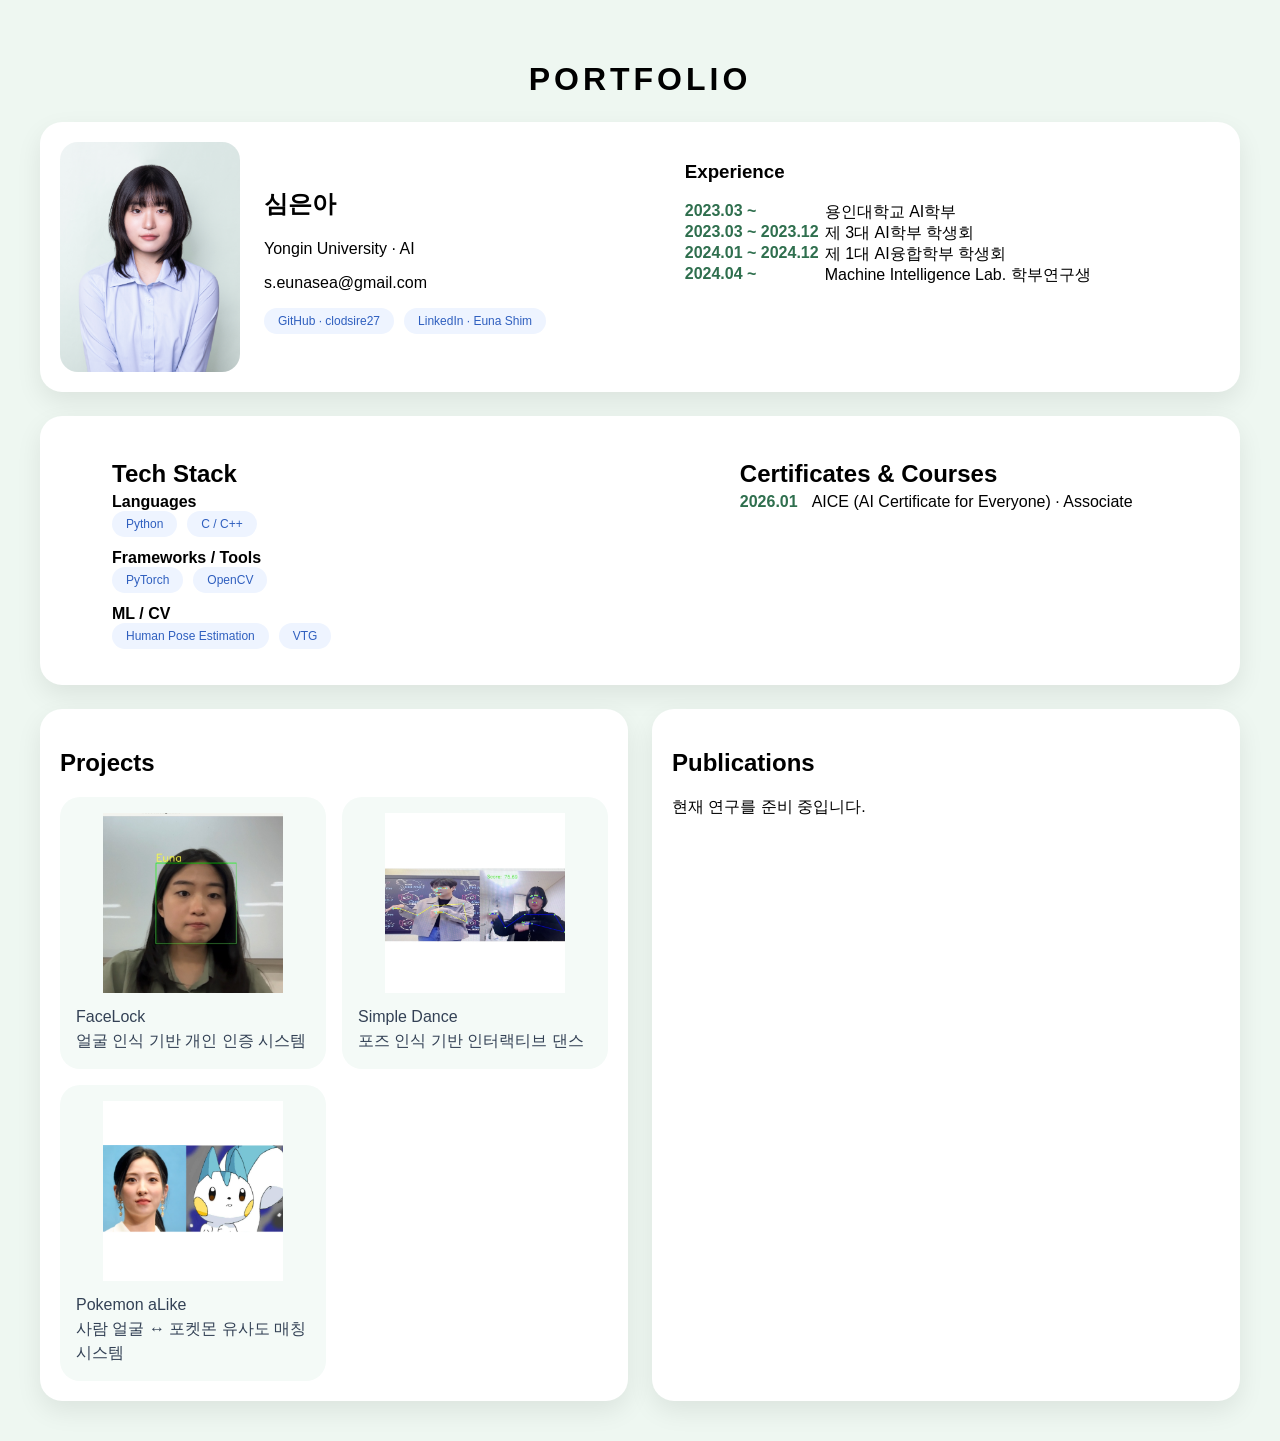
<file: index.html>
<!DOCTYPE html>
<html lang="ko">
  <head>
    <meta charset="UTF-8" />
    <meta name="viewport" content="width=device-width, initial-scale=1.0" />
  
    <style>
      html {
        background: #eef7f1;
      }

      body {
        opacity: 0;
        transition: opacity 0.15s ease;
      }

      body.loaded {
        opacity: 1;
      }

    </style>
    <script>
      window.addEventListener("load", () => {
        document.body.classList.add("loaded");
      });
    </script>
    
  
    <title>Portfolio</title>
    <link rel="stylesheet" href="style.css" />
  </head>

<body>

<h1 class="main-title">PORTFOLIO</h1>

<div class="page-container">

  <!-- PROFILE + EXPERIENCE -->
  <section class="card top-grid">
    <div class="top-profile">
      <img src="images/은아.jpg" class="profile-img" />
      <div>
        <h2>심은아</h2>
        <p>Yongin University · AI</p>
        <p>s.eunasea@gmail.com</p>
        <div class="pill-list">
          <a href="https://github.com/clodsire27" class="pill" target="_blank">GitHub · clodsire27</a>
          <a href="https://www.linkedin.com/" class="pill" target="_blank">LinkedIn · Euna Shim</a>
        </div>
      </div>
    </div>

    <div>
      <h3>Experience</h3>
      <ul class="timeline">
        <li><span class="date">2023.03 ~</span><span>용인대학교 AI학부</span></li>
        <li><span class="date">2023.03 ~ 2023.12</span><span>제 3대 AI학부 학생회</span></li>
        <li><span class="date">2024.01 ~ 2024.12</span><span>제 1대 AI융합학부 학생회</span></li>
        <li><span class="date">2024.04 ~</span><span>Machine Intelligence Lab. 학부연구생</span></li>
      </ul>
    </div>
  </section>

  <!-- TECH STACK -->
  <section class="section tech-grid">
    <div>
      <h2>Tech Stack</h2>
      <strong>Languages</strong>
      <div class="pill-list">
        <span class="pill">Python</span>
        <span class="pill">C / C++</span>
      </div>

      <strong>Frameworks / Tools</strong>
      <div class="pill-list">
        <span class="pill">PyTorch</span>
        <span class="pill">OpenCV</span>
      </div>

      <strong>ML / CV</strong>
      <div class="pill-list">
        <span class="pill">Human Pose Estimation</span>
        <span class="pill">VTG</span>
      </div>
    </div>

    <div>
      <h2>Certificates & Courses</h2>
      <ul class="timeline cert-timeline">
        <li>
          <span class="date">2026.01</span>
          <span>AICE (AI Certificate for Everyone) · Associate</span>
        </li>
      </ul>
    </div>
    
    
  </section>

  <!-- PROJECTS -->
  <section class="grid-2col">
    <div class="section">
      <h2>Projects</h2>

      <div class="project-list">

        <!-- FaceLock -->
        <div class="project-card"
          data-title="FaceLock"
          data-subtitle="얼굴 인식 기반 개인 인증 시스템"
          data-period="2025.05 ~ 2025.05"
          data-img="images/face.jpg"
          data-keywords="Face Recognition · OpenCV · Security"
          data-stack="Python|OpenCV|Numpy"
          data-desc="FaceLock은 실시간 얼굴 인식을 기반으로 인증된 사용자만 화면 정보를 확인할 수 있도록 제어하는 보안 시스템입니다.

          기본 상태에서는 탐지된 모든 얼굴을 모자이크 처리하여 비인증 사용자의 신원을 보호하며,
          비밀번호 인증에 성공한 사용자에 한해 모자이크가 해제됩니다.
          
          사전에 등록된 사용자는 얼굴 특징 벡터를 기반으로 인식되며,
          화면에 등장 시 ID가 아닌 ‘이름’으로 라벨이 표시됩니다.
          
          "
          data-features="얼굴 등록 및 특징 벡터 저장|실시간 얼굴 인식|사용자 인증 제어"
          data-github="https://github.com/clodsire27/face-lock"
          data-link="facelock.html">

          <div class="project-box"><img src="images/face.jpg"></div>
          <p class="project-title">FaceLock</p>
          <p class="project-desc">얼굴 인식 기반 개인 인증 시스템</p>
        </div>

        <!-- Simple Dance -->
        <div class="project-card"
          data-title="Simple Dance"
          data-subtitle="포즈 인식 기반 인터랙티브 댄스"
          data-period="2024.11 ~ 2024.11"
          data-img="images/dance.jpg"
          data-keywords="Pose Estimation · OpenCV · Feedback"
          data-stack="Python|OpenCV|Numpy"
          data-desc="사용자의 전신 포즈를 실시간으로 인식하여 기준 동작과의 유사도를 계산하고 시각적 피드백을 제공하는 프로젝트입니다."
          data-features="실시간 포즈 인식|동작 유사도 계산|점수 기반 피드백"
          data-github="https://github.com/clodsire27/simple-dance"
          data-link="simple_dance.html">

          <div class="project-box"><img src="images/dance.jpg"></div>
          <p class="project-title">Simple Dance</p>
          <p class="project-desc">포즈 인식 기반 인터랙티브 댄스</p>
        </div>

        <!-- Pokemon aLike -->
        <div class="project-card"
        data-title="Pokemon aLike"
        data-subtitle="사람 얼굴 ↔ 포켓몬 유사도 매칭 시스템"
        data-period="2025.02 ~ 2025.02"
        data-img="images/pokemon.png"
        data-keywords="Face Analysis · CLIP · Similarity Search"
        data-stack="Python|OpenCV|PyTorch|CLIP"
        data-desc="Pokemon aLike는 사용자의 얼굴 이미지를 입력으로 받아,
        얼굴의 구조적 특징과 시각적 스타일을 분석한 뒤
        가장 닮은 포켓몬을 찾아주는 유사도 매칭 시스템입니다.

        포켓몬을 사람 얼굴로 직접 변환하는 생성 기반 접근과
        얼굴 랜드마크 규칙 매핑을 시도했으나 구조적 한계로 실패하였고,
        최종적으로 CLIP 임베딩 기반 거리 비교 방식을 채택하여
        안정적이고 확장 가능한 매칭 구조를 구현하였습니다."
        data-features="얼굴 검출 및 정렬|포켓몬 CLIP 임베딩 인덱스 구축|Top-N 유사도 매칭|실패 기반 설계 개선"
        data-github="https://github.com/clodsire27/pokemon-lookalike"
        data-link="pokemon_alike.html">

        <div class="project-box">
          <img src="images/pokemon.png">
        </div>
        <p class="project-title">Pokemon aLike</p>
        <p class="project-desc">사람 얼굴 ↔ 포켓몬 유사도 매칭 시스템</p>
        </div>


      </div>
    </div>

    <div class="section">
      <h2>Publications</h2>
      <p class="empty">현재 연구를 준비 중입니다.</p>
    </div>
  </section>
</div>

<!-- MODAL -->
<div class="modal-overlay" id="projectModal">
  <div class="modal-card clean">
    <button class="modal-close">×</button>

    <div class="modal-hero">
      <img id="modalHeroImg">
    </div>

    <div class="modal-content">
      <h2 id="modalTitle"></h2>
      <p class="modal-sub" id="modalSubtitle"></p>

      <div class="modal-meta">
        <div>
          <span class="label">기간</span>
          <strong id="modalPeriod"></strong>
        </div>
        <div>
          <span class="label">키워드</span>
          <span id="modalKeywords"></span>
        </div>
      </div>

      <section>
        <h4>기술 스택</h4>
        <div class="pill-list" id="modalStack"></div>
      </section>

      <section>
        <h4>프로젝트 설명</h4>
        <p id="modalDescription"></p>
      </section>

      <section>
        <h4>주요 기능</h4>
        <ul id="modalFeatures"></ul>
      </section>

      <div class="modal-links">
        <a id="modalGithub" target="_blank">GitHub Repository</a>
        <a id="modalLink" href="javascript:void(0)">과정 자세히 보기 →</a>
      </div>
    </div>
  </div>
</div>

<script src="modal.js"></script>
</body>
</html>
</file>
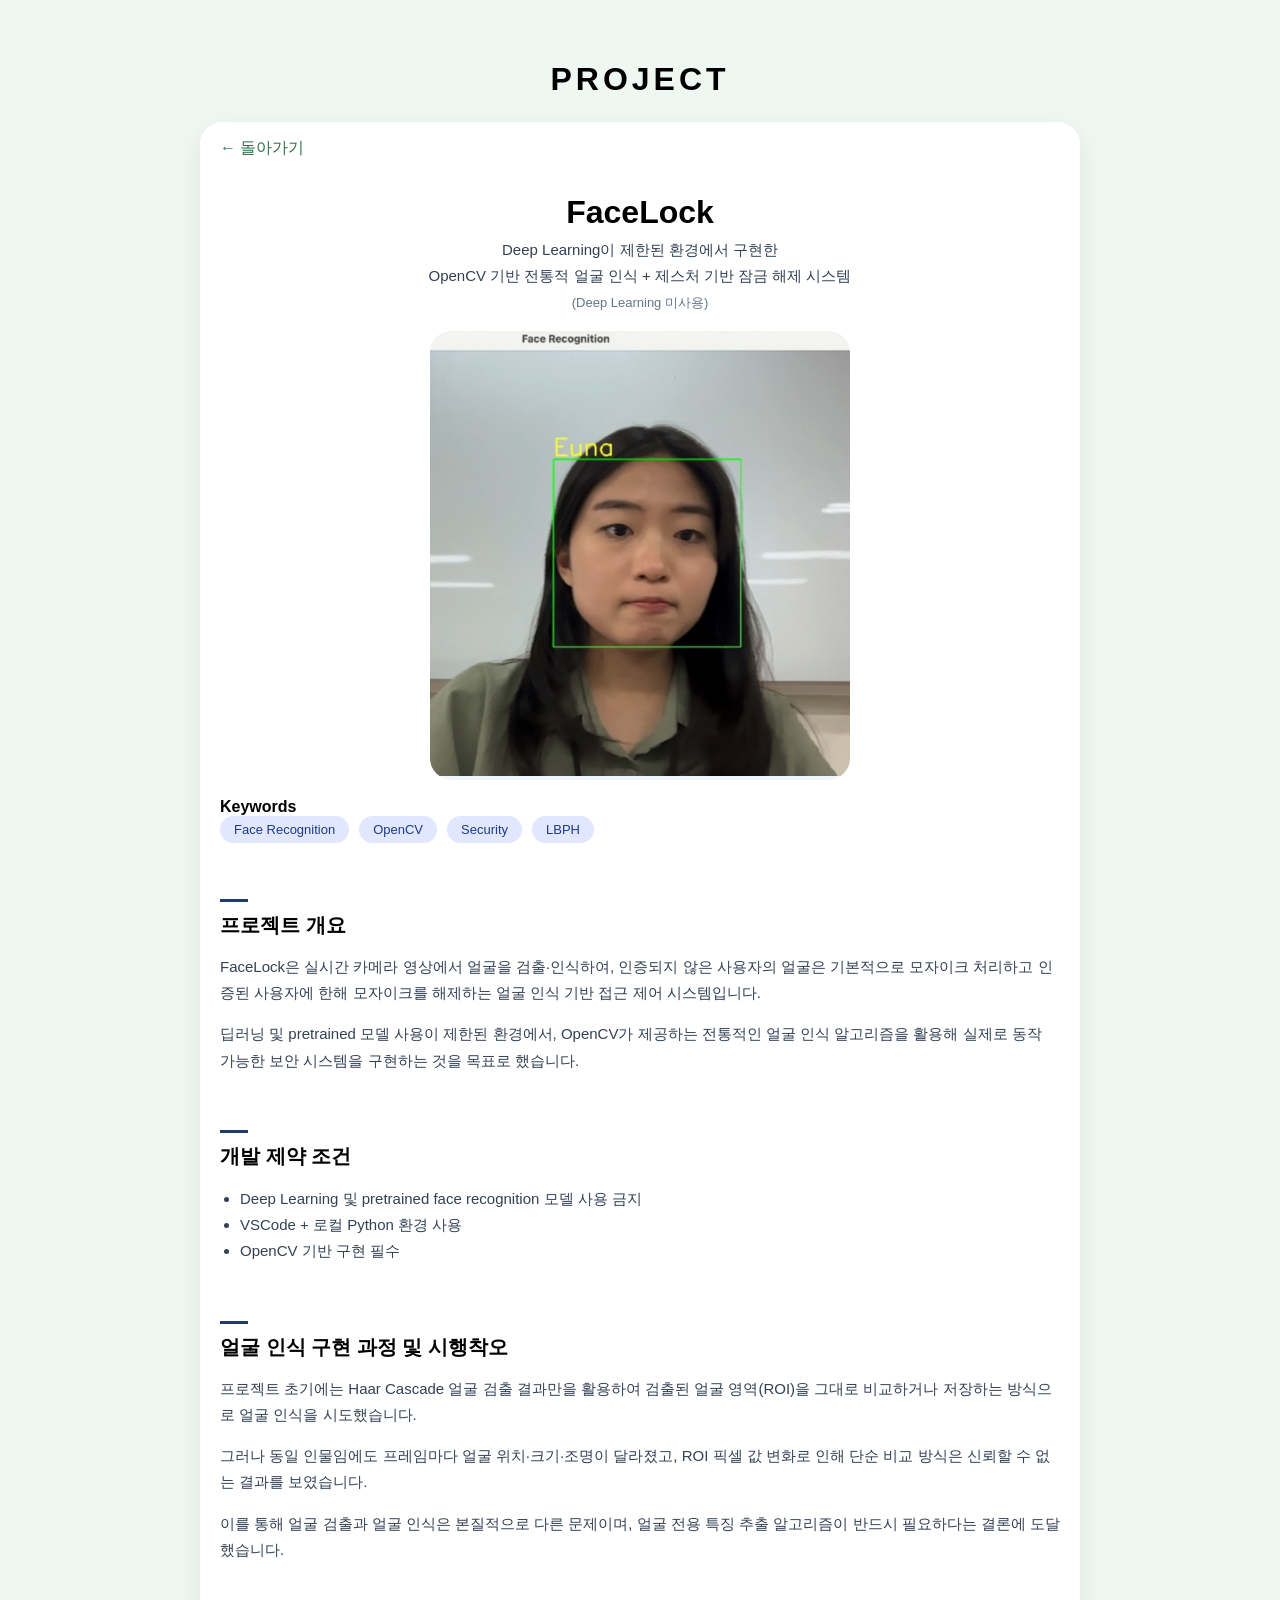
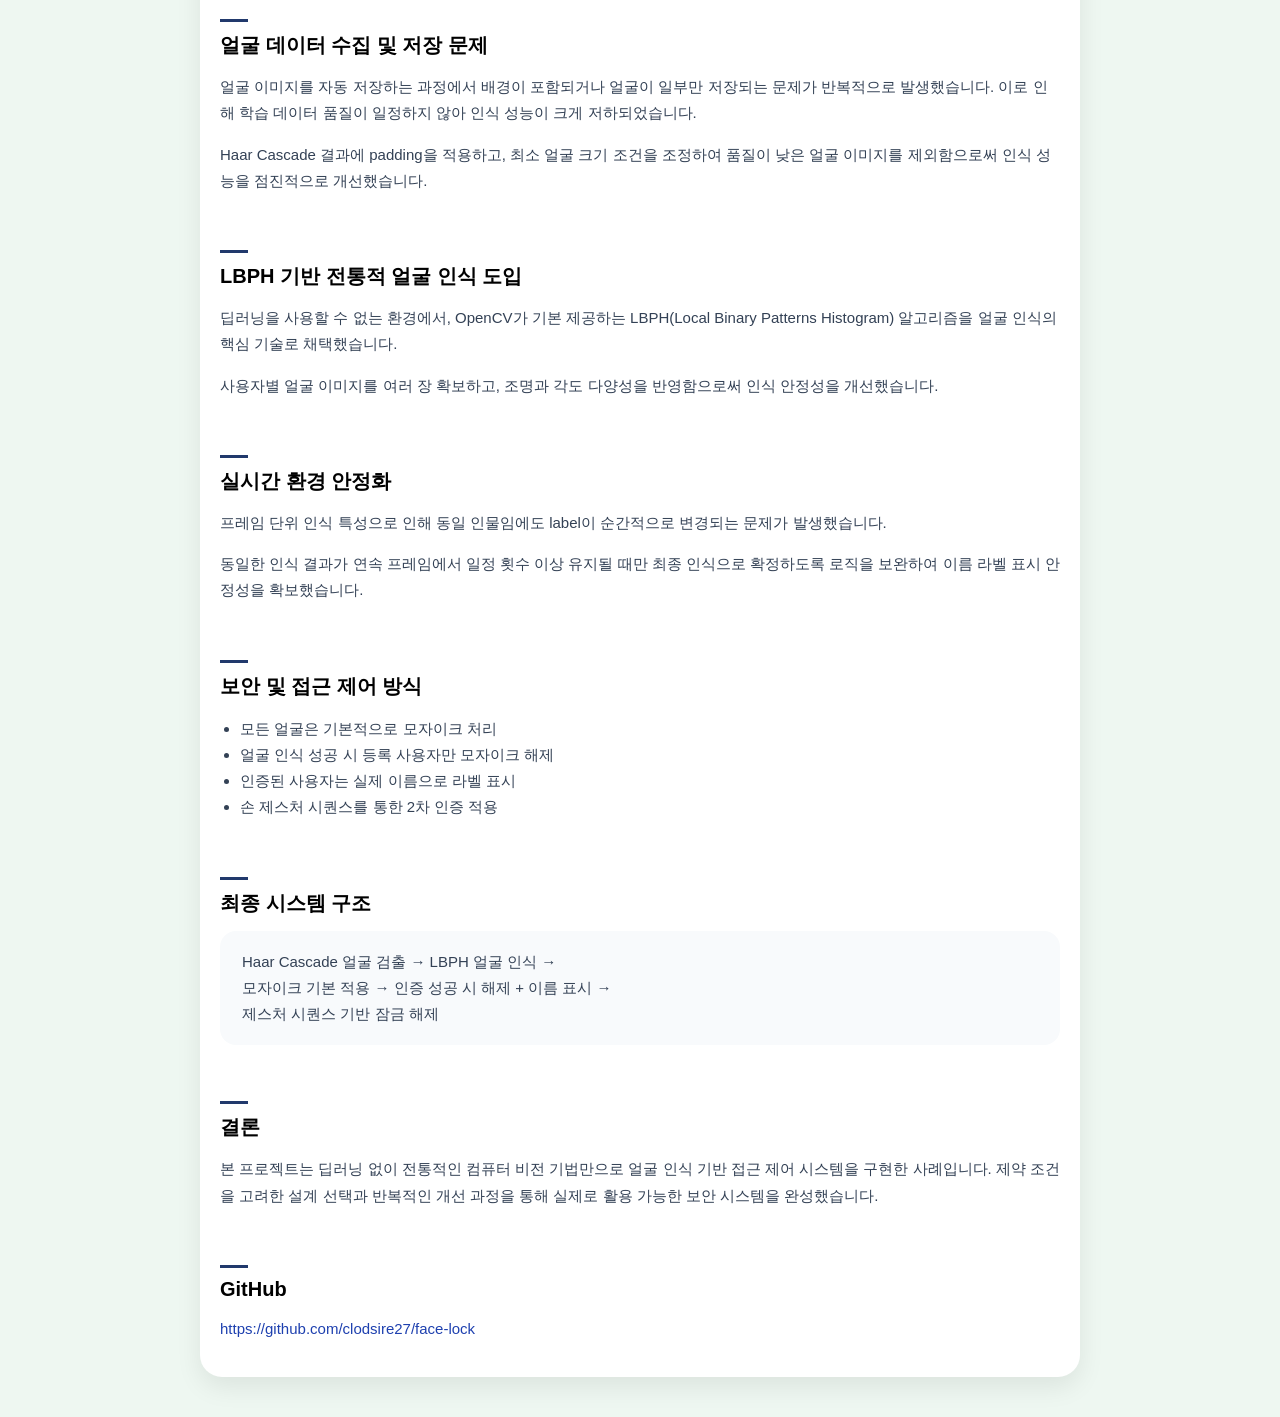
<file: facelock.html>
<!DOCTYPE html>
<html lang="ko">
  <head>
    <meta charset="UTF-8" />
    <meta name="viewport" content="width=device-width, initial-scale=1.0" />
  
    <!-- ✅ FOUC 방지 -->
    <style>
      body { visibility: hidden; }
    </style>
  
    <title>FaceLock</title>
    <link rel="stylesheet" href="style.css" />
  </head>
  
<body>

  <h1 class="main-title">PROJECT</h1>

  <section class="section project-detail">

    <!-- 뒤로가기 -->
    <a href="index.html" class="back-link">← 돌아가기</a>

    <!-- ===== HERO ===== -->
    <div class="project-hero">
      <div class="project-hero-text">
        <h2>FaceLock</h2>
        <p class="project-sub">
          Deep Learning이 제한된 환경에서 구현한<br />
          OpenCV 기반 전통적 얼굴 인식 + 제스처 기반 잠금 해제 시스템<br />
          <span>(Deep Learning 미사용)</span>
        </p>
      </div>

      <div class="project-hero-image">
        <img src="images/face.jpg" alt="FaceLock Demo" />
      </div>
    </div>

    <!-- ===== META ===== -->
    <div class="project-meta">
      <strong>Keywords</strong>
      <div class="keyword-tags">
        <span>Face Recognition</span>
        <span>OpenCV</span>
        <span>Security</span>
        <span>LBPH</span>
      </div>
    </div>

    <!-- ===== OVERVIEW ===== -->
    <h3>프로젝트 개요</h3>
    <p>
      FaceLock은 실시간 카메라 영상에서 얼굴을 검출·인식하여,
      인증되지 않은 사용자의 얼굴은 기본적으로 모자이크 처리하고
      인증된 사용자에 한해 모자이크를 해제하는
      얼굴 인식 기반 접근 제어 시스템입니다.
    </p>
    <p>
      딥러닝 및 pretrained 모델 사용이 제한된 환경에서,
      OpenCV가 제공하는 전통적인 얼굴 인식 알고리즘을 활용해
      실제로 동작 가능한 보안 시스템을 구현하는 것을 목표로 했습니다.
    </p>

    <!-- ===== CONSTRAINT ===== -->
    <h3>개발 제약 조건</h3>
    <ul>
      <li>Deep Learning 및 pretrained face recognition 모델 사용 금지</li>
      <li>VSCode + 로컬 Python 환경 사용</li>
      <li>OpenCV 기반 구현 필수</li>
    </ul>

    <!-- ===== PROCESS ===== -->
    <h3>얼굴 인식 구현 과정 및 시행착오</h3>
    <p>
      프로젝트 초기에는 Haar Cascade 얼굴 검출 결과만을 활용하여
      검출된 얼굴 영역(ROI)을 그대로 비교하거나 저장하는 방식으로
      얼굴 인식을 시도했습니다.
    </p>
    <p>
      그러나 동일 인물임에도 프레임마다 얼굴 위치·크기·조명이 달라졌고,
      ROI 픽셀 값 변화로 인해 단순 비교 방식은
      신뢰할 수 없는 결과를 보였습니다.
    </p>
    <p>
      이를 통해 얼굴 검출과 얼굴 인식은 본질적으로 다른 문제이며,
      얼굴 전용 특징 추출 알고리즘이 반드시 필요하다는 결론에 도달했습니다.
    </p>

    <h3>얼굴 데이터 수집 및 저장 문제</h3>
    <p>
      얼굴 이미지를 자동 저장하는 과정에서
      배경이 포함되거나 얼굴이 일부만 저장되는 문제가 반복적으로 발생했습니다.
      이로 인해 학습 데이터 품질이 일정하지 않아 인식 성능이 크게 저하되었습니다.
    </p>
    <p>
      Haar Cascade 결과에 padding을 적용하고,
      최소 얼굴 크기 조건을 조정하여
      품질이 낮은 얼굴 이미지를 제외함으로써
      인식 성능을 점진적으로 개선했습니다.
    </p>

    <h3>LBPH 기반 전통적 얼굴 인식 도입</h3>
    <p>
      딥러닝을 사용할 수 없는 환경에서,
      OpenCV가 기본 제공하는
      LBPH(Local Binary Patterns Histogram) 알고리즘을
      얼굴 인식의 핵심 기술로 채택했습니다.
    </p>
    <p>
      사용자별 얼굴 이미지를 여러 장 확보하고,
      조명과 각도 다양성을 반영함으로써
      인식 안정성을 개선했습니다.
    </p>

    <h3>실시간 환경 안정화</h3>
    <p>
      프레임 단위 인식 특성으로 인해
      동일 인물임에도 label이 순간적으로 변경되는 문제가 발생했습니다.
    </p>
    <p>
      동일한 인식 결과가 연속 프레임에서
      일정 횟수 이상 유지될 때만
      최종 인식으로 확정하도록 로직을 보완하여
      이름 라벨 표시 안정성을 확보했습니다.
    </p>

    <!-- ===== SECURITY ===== -->
    <h3>보안 및 접근 제어 방식</h3>
    <ul>
      <li>모든 얼굴은 기본적으로 모자이크 처리</li>
      <li>얼굴 인식 성공 시 등록 사용자만 모자이크 해제</li>
      <li>인증된 사용자는 실제 이름으로 라벨 표시</li>
      <li>손 제스처 시퀀스를 통한 2차 인증 적용</li>
    </ul>

    <h3>최종 시스템 구조</h3>
    <p class="pipeline">
      Haar Cascade 얼굴 검출 → LBPH 얼굴 인식 →<br />
      모자이크 기본 적용 → 인증 성공 시 해제 + 이름 표시 →<br />
      제스처 시퀀스 기반 잠금 해제
    </p>

    <h3>결론</h3>
    <p>
      본 프로젝트는 딥러닝 없이 전통적인 컴퓨터 비전 기법만으로
      얼굴 인식 기반 접근 제어 시스템을 구현한 사례입니다.
      제약 조건을 고려한 설계 선택과
      반복적인 개선 과정을 통해
      실제로 활용 가능한 보안 시스템을 완성했습니다.
    </p>

    <h3>GitHub</h3>
    <p>
      <a href="https://github.com/clodsire27/face-lock" target="_blank">
        https://github.com/clodsire27/face-lock
      </a>
    </p>

  </section>

</body>
</html>
</file>
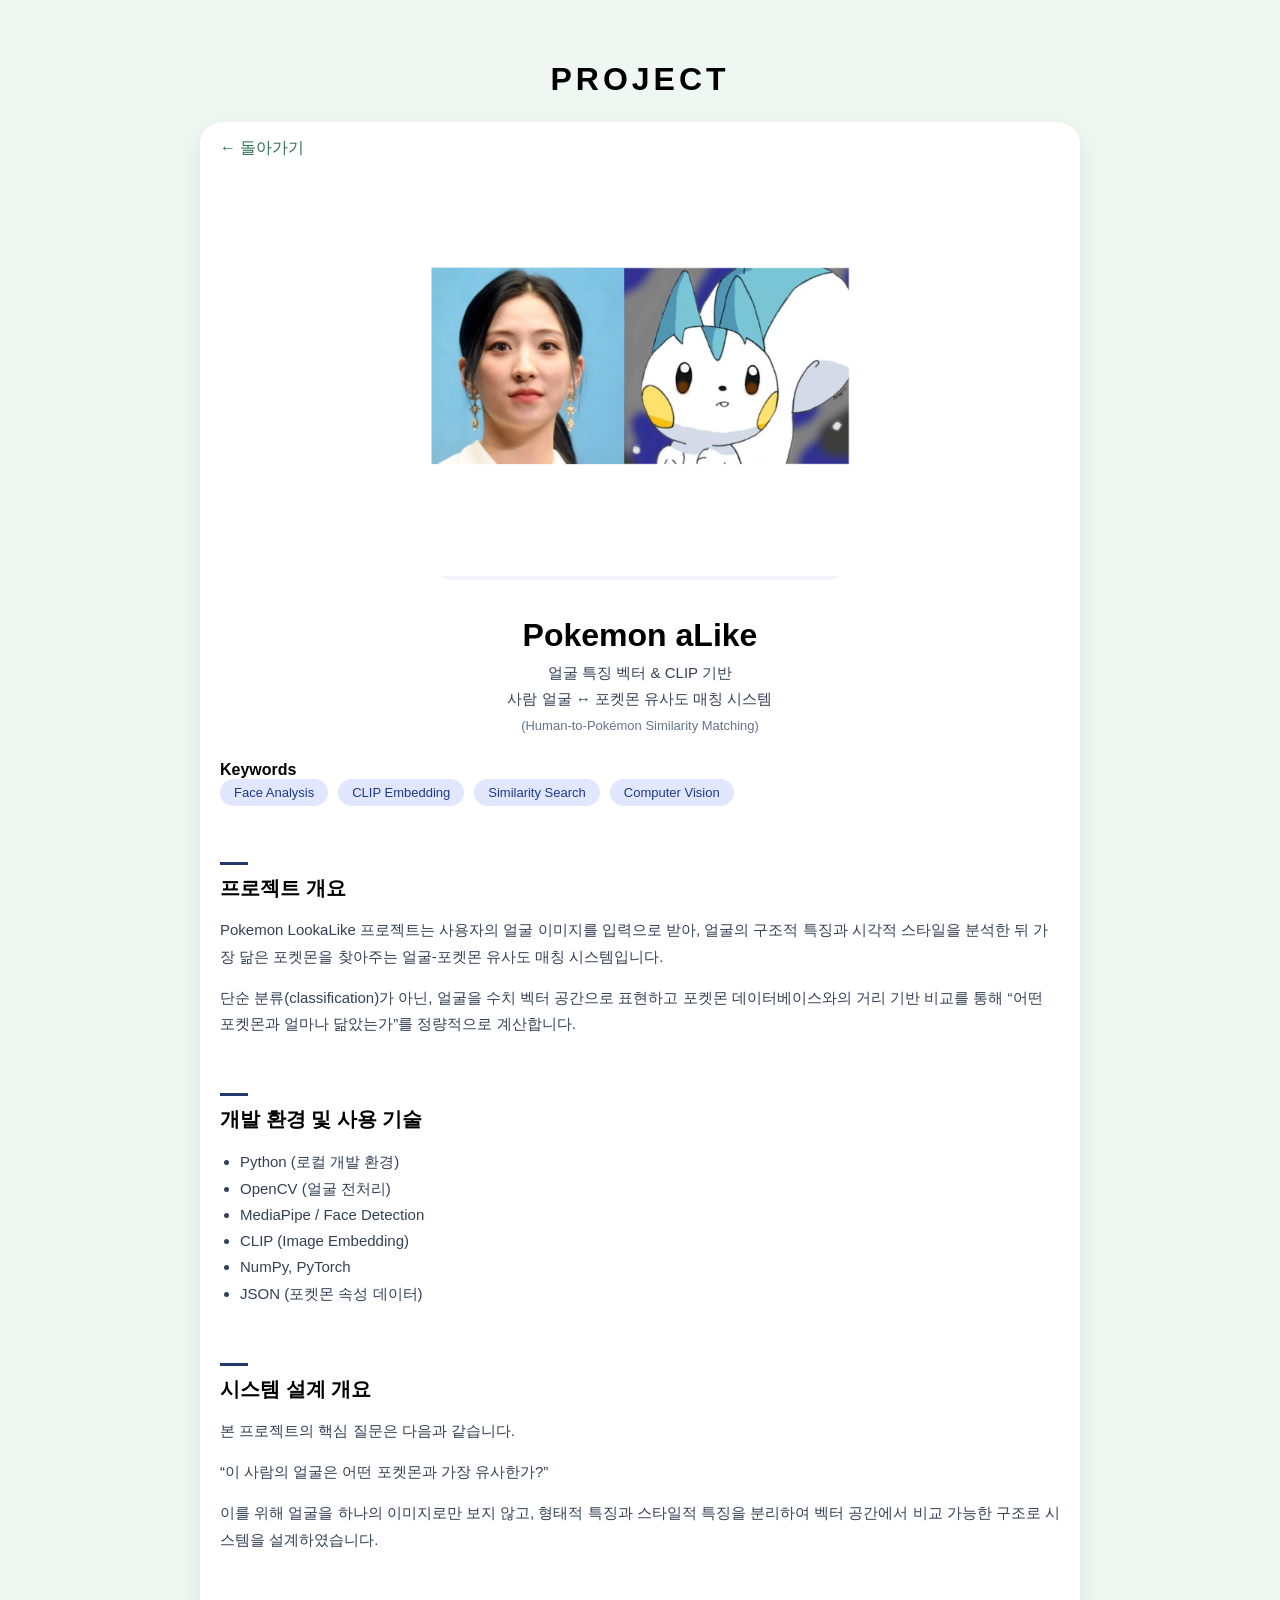
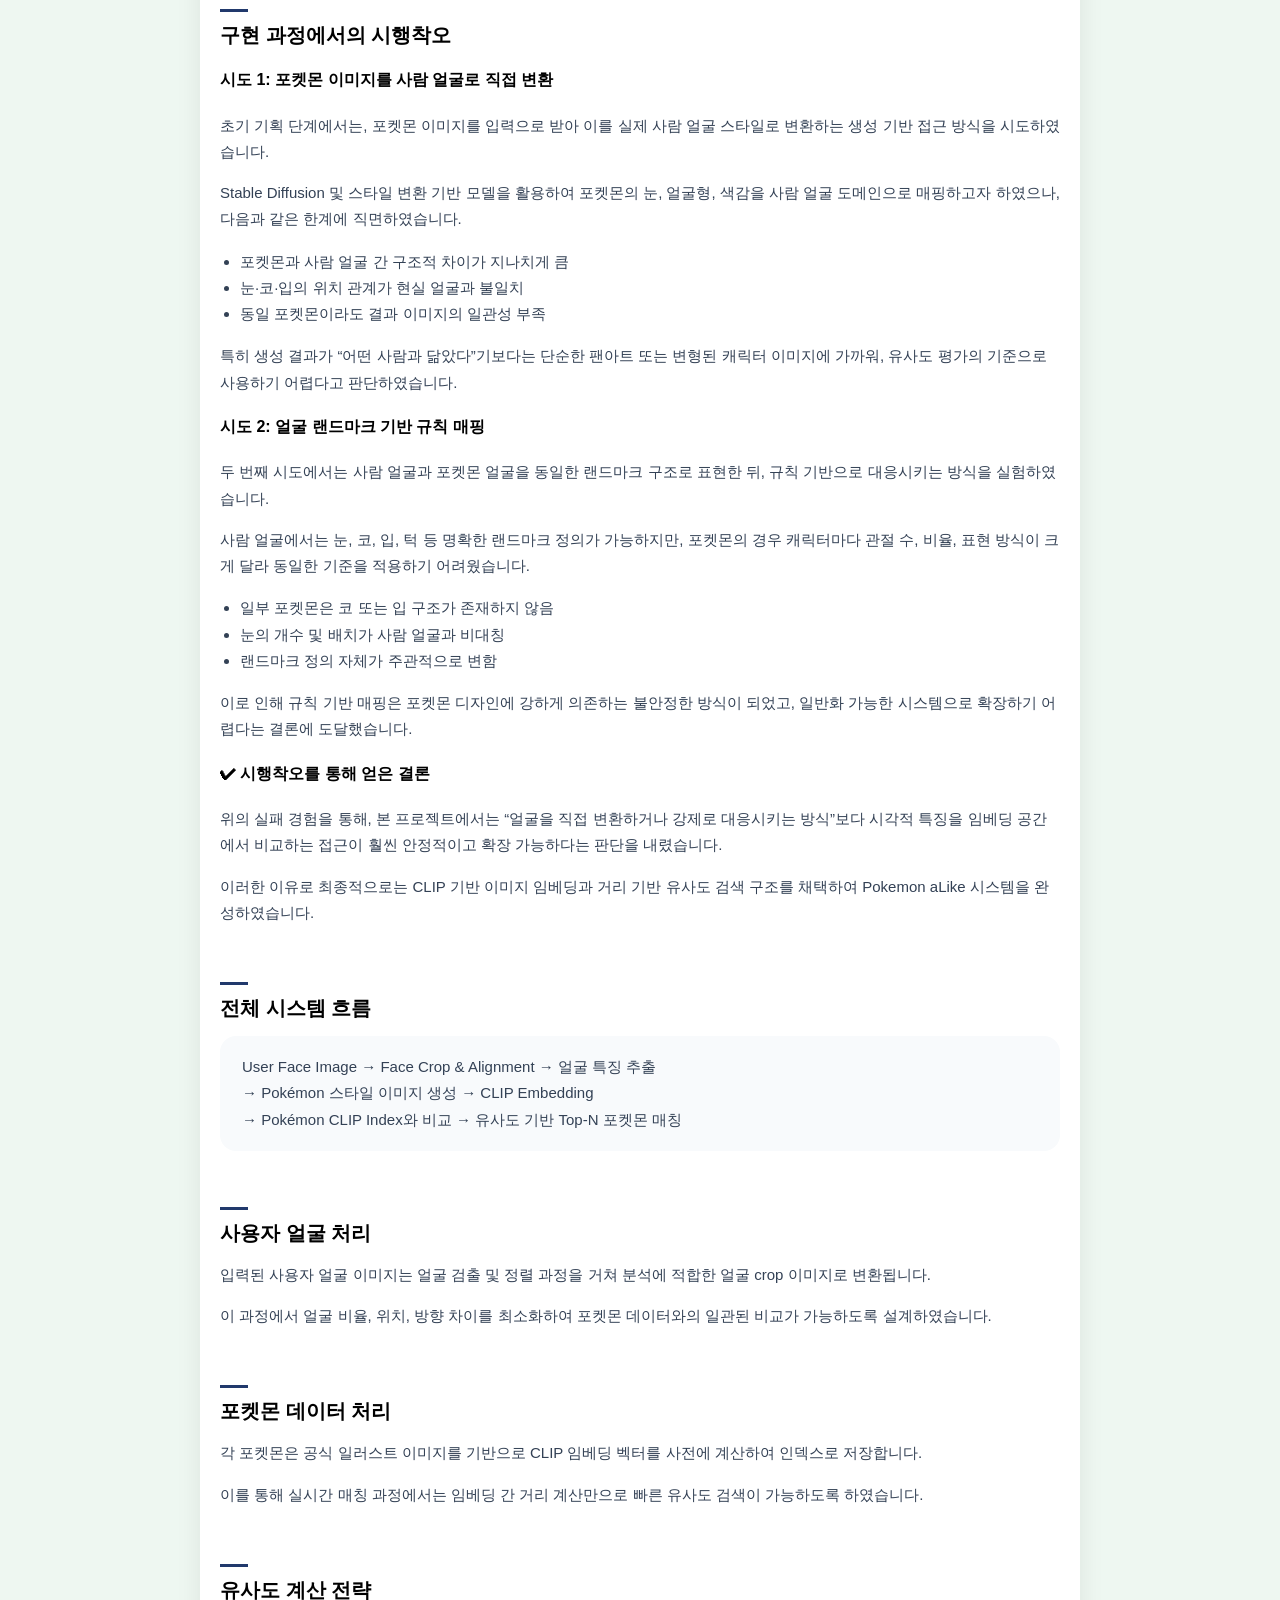
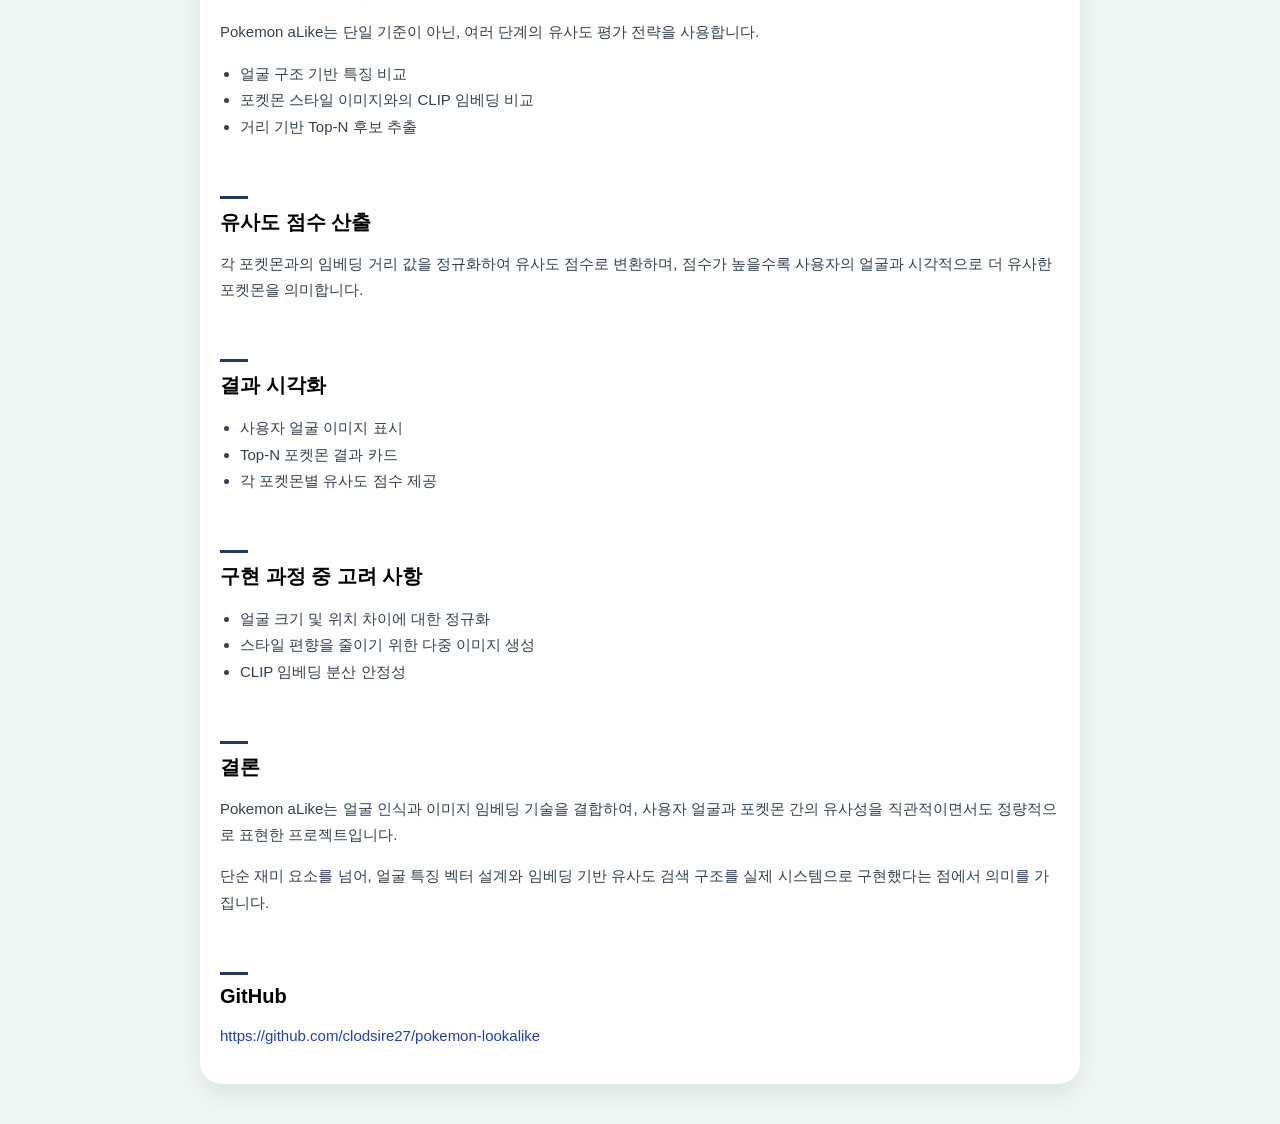
<file: pokemon_alike.html>
<!DOCTYPE html>
<html lang="ko">
  <head>
    <meta charset="UTF-8" />
    <meta name="viewport" content="width=device-width, initial-scale=1.0" />

    <!-- FOUC 방지 -->
    <style>
      body { visibility: hidden; }
    </style>

    <title>Pokemon aLike</title>
    <link rel="stylesheet" href="style.css" />
  </head>

<body>

  <h1 class="main-title">PROJECT</h1>

  <section class="section project-detail">

    <!-- 뒤로가기 -->
    <a href="index.html" class="back-link">← 돌아가기</a>

    <!-- ===== HERO ===== -->
    <div class="project-hero">

      <!-- 이미지 -->
      <div class="project-hero-image">
        <img src="images/pokemon.png" alt="Pokemon LookaLike Demo" />
      </div>

      <!-- 텍스트 -->
      <div class="project-hero-text">
        <h2>Pokemon aLike</h2>
        <p class="project-sub">
          얼굴 특징 벡터 & CLIP 기반<br />
          사람 얼굴 ↔ 포켓몬 유사도 매칭 시스템<br />
          <span>(Human-to-Pokémon Similarity Matching)</span>
        </p>
      </div>
    </div>

    <!-- ===== META ===== -->
    <div class="project-meta">
      <strong>Keywords</strong>
      <div class="keyword-tags">
        <span>Face Analysis</span>
        <span>CLIP Embedding</span>
        <span>Similarity Search</span>
        <span>Computer Vision</span>
      </div>
    </div>

    <!-- ===== OVERVIEW ===== -->
    <h3>프로젝트 개요</h3>
    <p>
      Pokemon LookaLike 프로젝트는 사용자의 얼굴 이미지를 입력으로 받아,
      얼굴의 구조적 특징과 시각적 스타일을 분석한 뒤
      가장 닮은 포켓몬을 찾아주는 얼굴-포켓몬 유사도 매칭 시스템입니다.
    </p>
    <p>
      단순 분류(classification)가 아닌,
      얼굴을 수치 벡터 공간으로 표현하고
      포켓몬 데이터베이스와의 거리 기반 비교를 통해
      “어떤 포켓몬과 얼마나 닮았는가”를 정량적으로 계산합니다.
    </p>

    <!-- ===== ENV ===== -->
    <h3>개발 환경 및 사용 기술</h3>
    <ul>
      <li>Python (로컬 개발 환경)</li>
      <li>OpenCV (얼굴 전처리)</li>
      <li>MediaPipe / Face Detection</li>
      <li>CLIP (Image Embedding)</li>
      <li>NumPy, PyTorch</li>
      <li>JSON (포켓몬 속성 데이터)</li>
    </ul>

    <!-- ===== SYSTEM DESIGN ===== -->
    <h3>시스템 설계 개요</h3>
    <p>
      본 프로젝트의 핵심 질문은 다음과 같습니다.
    </p>
    <p>
      “이 사람의 얼굴은 어떤 포켓몬과 가장 유사한가?”
    </p>
    <p>
      이를 위해 얼굴을 하나의 이미지로만 보지 않고,
      형태적 특징과 스타일적 특징을 분리하여
      벡터 공간에서 비교 가능한 구조로 시스템을 설계하였습니다.
    </p>

      <!-- ===== FAILURE ===== -->
  <h3>구현 과정에서의 시행착오</h3>

  <h4>시도 1: 포켓몬 이미지를 사람 얼굴로 직접 변환</h4>
  <p>
    초기 기획 단계에서는,
    포켓몬 이미지를 입력으로 받아
    이를 실제 사람 얼굴 스타일로 변환하는
    생성 기반 접근 방식을 시도하였습니다.
  </p>
  <p>
    Stable Diffusion 및 스타일 변환 기반 모델을 활용하여
    포켓몬의 눈, 얼굴형, 색감을
    사람 얼굴 도메인으로 매핑하고자 하였으나,
    다음과 같은 한계에 직면하였습니다.
  </p>
  <ul>
    <li>포켓몬과 사람 얼굴 간 구조적 차이가 지나치게 큼</li>
    <li>눈·코·입의 위치 관계가 현실 얼굴과 불일치</li>
    <li>동일 포켓몬이라도 결과 이미지의 일관성 부족</li>
  </ul>
  <p>
    특히 생성 결과가
    “어떤 사람과 닮았다”기보다는
    단순한 팬아트 또는 변형된 캐릭터 이미지에 가까워,
    유사도 평가의 기준으로 사용하기 어렵다고 판단하였습니다.
  </p>

  <h4>시도 2: 얼굴 랜드마크 기반 규칙 매핑</h4>
  <p>
    두 번째 시도에서는
    사람 얼굴과 포켓몬 얼굴을
    동일한 랜드마크 구조로 표현한 뒤,
    규칙 기반으로 대응시키는 방식을 실험하였습니다.
  </p>
  <p>
    사람 얼굴에서는
    눈, 코, 입, 턱 등 명확한 랜드마크 정의가 가능하지만,
    포켓몬의 경우 캐릭터마다
    관절 수, 비율, 표현 방식이 크게 달라
    동일한 기준을 적용하기 어려웠습니다.
  </p>
  <ul>
    <li>일부 포켓몬은 코 또는 입 구조가 존재하지 않음</li>
    <li>눈의 개수 및 배치가 사람 얼굴과 비대칭</li>
    <li>랜드마크 정의 자체가 주관적으로 변함</li>
  </ul>
  <p>
    이로 인해 규칙 기반 매핑은
    포켓몬 디자인에 강하게 의존하는 불안정한 방식이 되었고,
    일반화 가능한 시스템으로 확장하기 어렵다는 결론에 도달했습니다.
  </p>

  <h4>✔ 시행착오를 통해 얻은 결론</h4>
  <p>
    위의 실패 경험을 통해,
    본 프로젝트에서는
    “얼굴을 직접 변환하거나 강제로 대응시키는 방식”보다
    시각적 특징을 임베딩 공간에서 비교하는 접근이
    훨씬 안정적이고 확장 가능하다는 판단을 내렸습니다.
  </p>
  <p>
    이러한 이유로 최종적으로는
    CLIP 기반 이미지 임베딩과
    거리 기반 유사도 검색 구조를 채택하여
    Pokemon aLike 시스템을 완성하였습니다.
  </p>


    <!-- ===== PIPELINE ===== -->
    <h3>전체 시스템 흐름</h3>
    <p class="pipeline">
      User Face Image → Face Crop & Alignment → 얼굴 특징 추출<br />
      → Pokémon 스타일 이미지 생성 → CLIP Embedding<br />
      → Pokémon CLIP Index와 비교 → 유사도 기반 Top-N 포켓몬 매칭
    </p>

    <!-- ===== FACE ===== -->
    <h3>사용자 얼굴 처리</h3>
    <p>
      입력된 사용자 얼굴 이미지는
      얼굴 검출 및 정렬 과정을 거쳐
      분석에 적합한 얼굴 crop 이미지로 변환됩니다.
    </p>
    <p>
      이 과정에서 얼굴 비율, 위치, 방향 차이를 최소화하여
      포켓몬 데이터와의 일관된 비교가 가능하도록 설계하였습니다.
    </p>

    <!-- ===== POKEMON ===== -->
    <h3>포켓몬 데이터 처리</h3>
    <p>
      각 포켓몬은 공식 일러스트 이미지를 기반으로
      CLIP 임베딩 벡터를 사전에 계산하여 인덱스로 저장합니다.
    </p>
    <p>
      이를 통해 실시간 매칭 과정에서는
      임베딩 간 거리 계산만으로
      빠른 유사도 검색이 가능하도록 하였습니다.
    </p>

    <!-- ===== STRATEGY ===== -->
    <h3>유사도 계산 전략</h3>
    <p>
      Pokemon aLike는 단일 기준이 아닌,
      여러 단계의 유사도 평가 전략을 사용합니다.
    </p>
    <ul>
      <li>얼굴 구조 기반 특징 비교</li>
      <li>포켓몬 스타일 이미지와의 CLIP 임베딩 비교</li>
      <li>거리 기반 Top-N 후보 추출</li>
    </ul>

    <!-- ===== SCORE ===== -->
    <h3>유사도 점수 산출</h3>
    <p>
      각 포켓몬과의 임베딩 거리 값을
      정규화하여 유사도 점수로 변환하며,
      점수가 높을수록 사용자의 얼굴과
      시각적으로 더 유사한 포켓몬을 의미합니다.
    </p>

    <!-- ===== UI ===== -->
    <h3>결과 시각화</h3>
    <ul>
      <li>사용자 얼굴 이미지 표시</li>
      <li>Top-N 포켓몬 결과 카드</li>
      <li>각 포켓몬별 유사도 점수 제공</li>
    </ul>

    <!-- ===== CONSIDERATION ===== -->
    <h3>구현 과정 중 고려 사항</h3>
    <ul>
      <li>얼굴 크기 및 위치 차이에 대한 정규화</li>
      <li>스타일 편향을 줄이기 위한 다중 이미지 생성</li>
      <li>CLIP 임베딩 분산 안정성</li>
    </ul>

    <!-- ===== CONCLUSION ===== -->
    <h3>결론</h3>
    <p>
      Pokemon aLike는 얼굴 인식과 이미지 임베딩 기술을 결합하여,
      사용자 얼굴과 포켓몬 간의 유사성을
      직관적이면서도 정량적으로 표현한 프로젝트입니다.
    </p>
    <p>
      단순 재미 요소를 넘어,
      얼굴 특징 벡터 설계와
      임베딩 기반 유사도 검색 구조를
      실제 시스템으로 구현했다는 점에서 의미를 가집니다.
    </p>

    <!-- ===== GITHUB ===== -->
    <h3>GitHub</h3>
    <p>
      <a href="https://github.com/clodsire27/pokemon-lookalike" target="_blank">
        https://github.com/clodsire27/pokemon-lookalike
      </a>
    </p>

  </section>

  <script>
    window.addEventListener("load", () => {
      document.body.style.visibility = "visible";
    });
  </script>

</body>
</html>
</file>
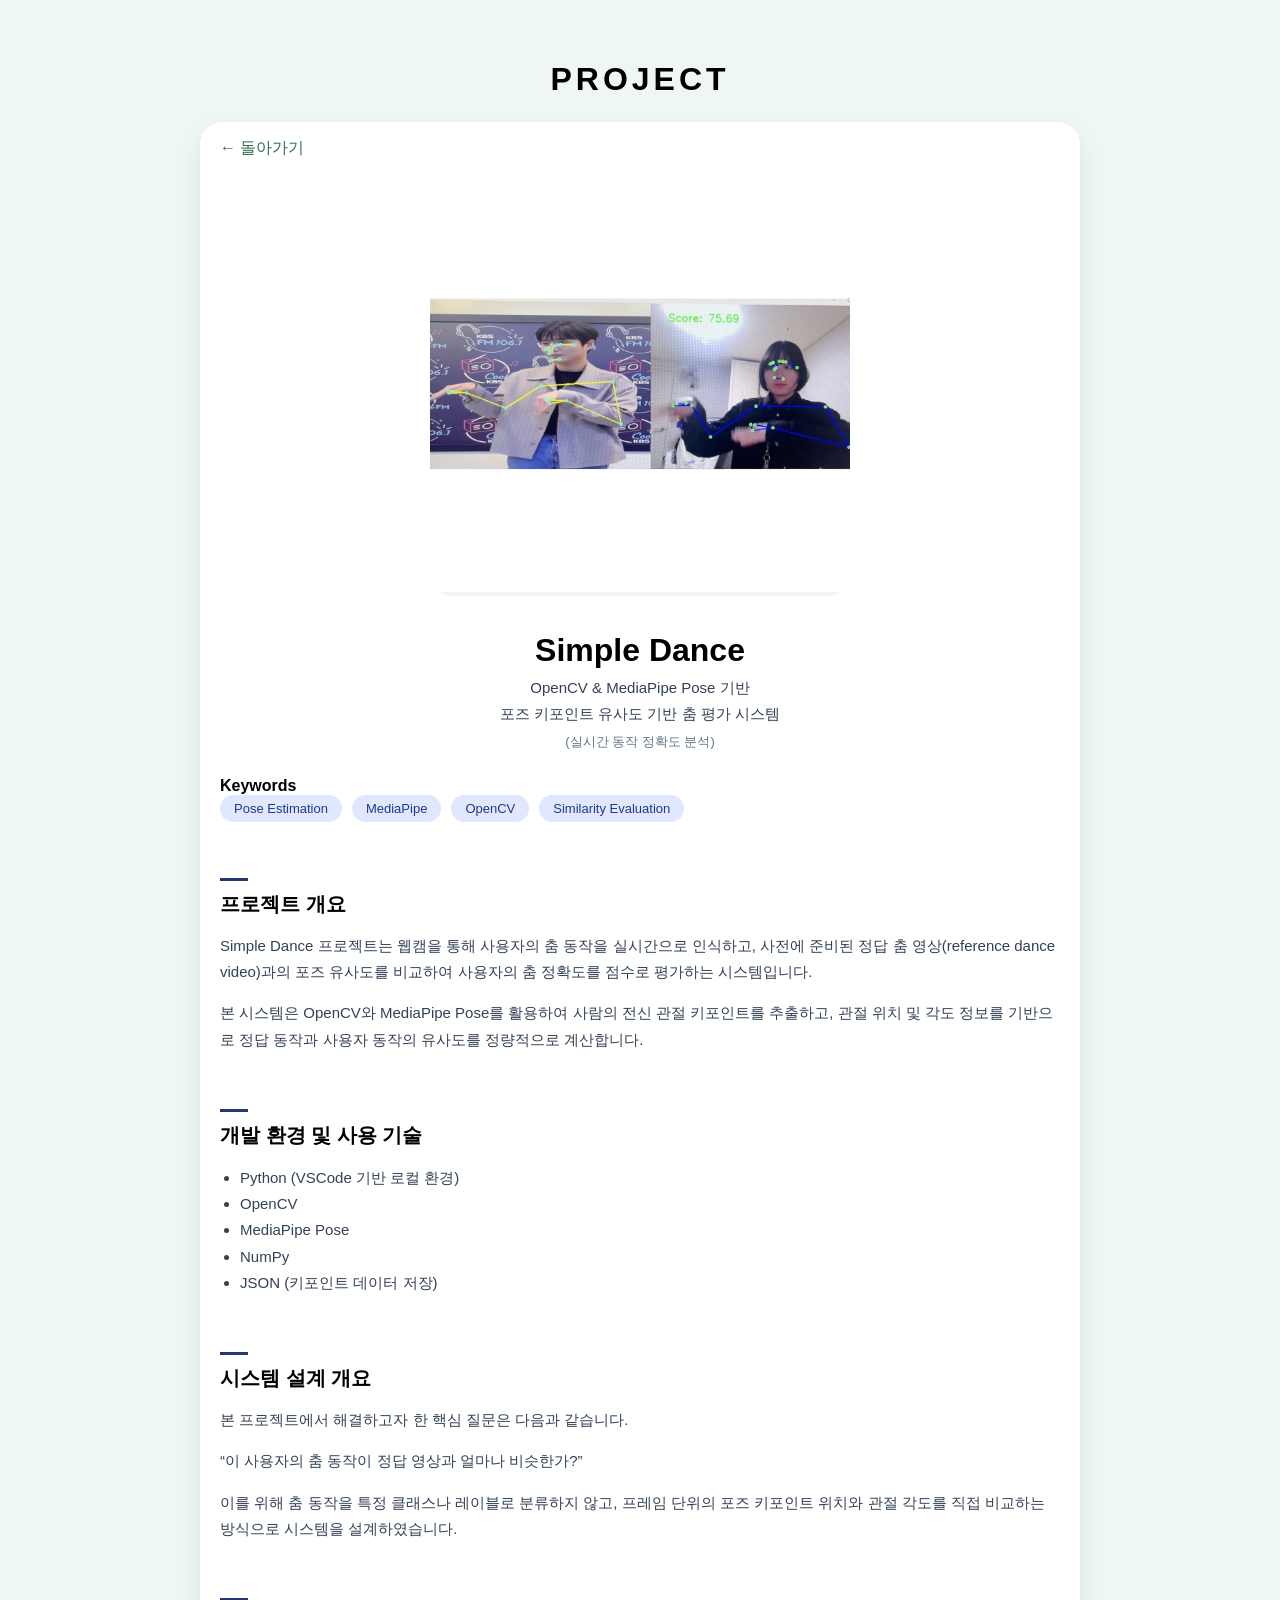
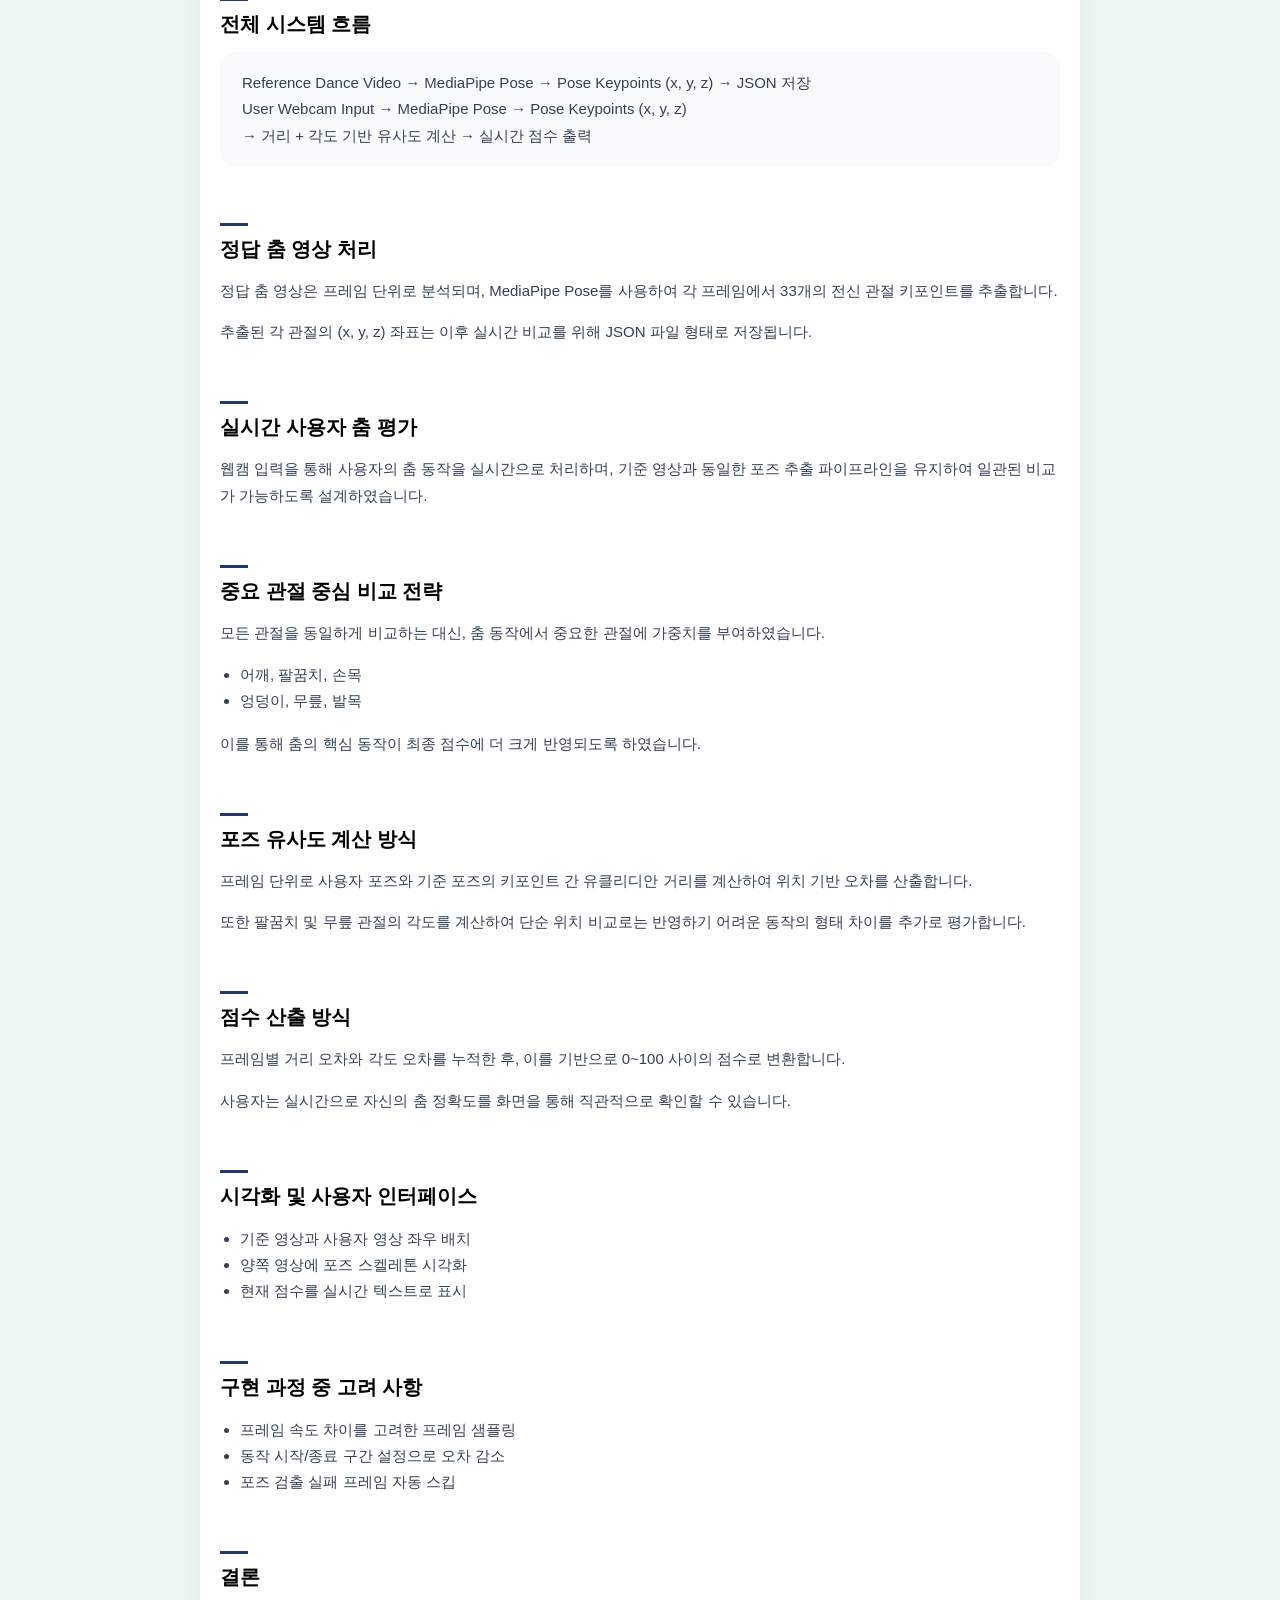
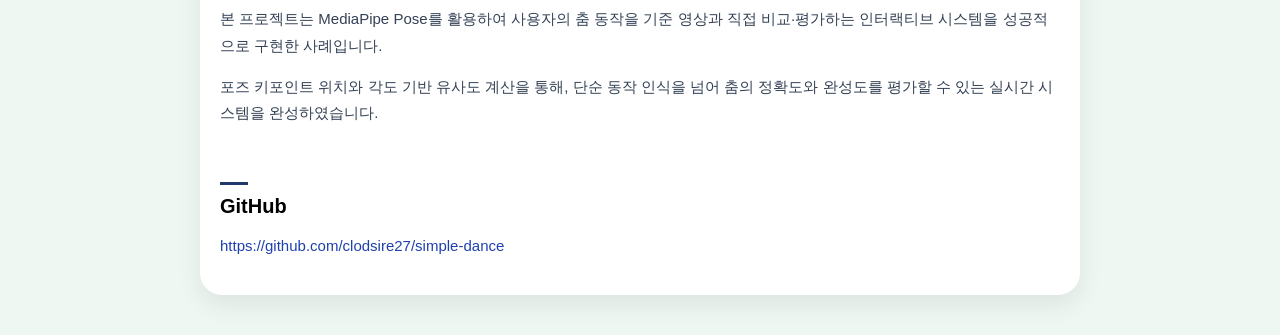
<file: simple_dance.html>
<!DOCTYPE html>
<html lang="ko">
  <head>
    <meta charset="UTF-8" />
    <meta name="viewport" content="width=device-width, initial-scale=1.0" />

    <!-- ✅ FOUC 방지 -->
    <style>
      body { visibility: hidden; }
    </style>

    <title>Simple Dance</title>
    <link rel="stylesheet" href="style.css" />
  </head>

<body>

  <h1 class="main-title">PROJECT</h1>

  <section class="section project-detail">

    <!-- 뒤로가기 -->
    <a href="index.html" class="back-link">← 돌아가기</a>

    <!-- ===== HERO ===== -->
    <div class="project-hero">

      <!-- 사진을 먼저 -->
      <div class="project-hero-image">
        <img src="images/dance.jpg" alt="Simple Dance Demo" />
      </div>
      <!-- 그 다음 텍스트 -->
      <div class="project-hero-text">
        <h2>Simple Dance</h2>
        <p class="project-sub">
          OpenCV & MediaPipe Pose 기반<br />
          포즈 키포인트 유사도 기반 춤 평가 시스템<br />
          <span>(실시간 동작 정확도 분석)</span>
        </p>
      </div>
    </div>
    <!-- ===== META ===== -->
    <div class="project-meta">
      <strong>Keywords</strong>
      <div class="keyword-tags">
        <span>Pose Estimation</span>
        <span>MediaPipe</span>
        <span>OpenCV</span>
        <span>Similarity Evaluation</span>
      </div>
    </div>

    <!-- ===== OVERVIEW ===== -->
    <h3>프로젝트 개요</h3>
    <p>
      Simple Dance 프로젝트는 웹캠을 통해 사용자의 춤 동작을 실시간으로 인식하고,
      사전에 준비된 정답 춤 영상(reference dance video)과의
      포즈 유사도를 비교하여 사용자의 춤 정확도를 점수로 평가하는 시스템입니다.
    </p>
    <p>
      본 시스템은 OpenCV와 MediaPipe Pose를 활용하여
      사람의 전신 관절 키포인트를 추출하고,
      관절 위치 및 각도 정보를 기반으로
      정답 동작과 사용자 동작의 유사도를 정량적으로 계산합니다.
    </p>

    <!-- ===== ENV ===== -->
    <h3>개발 환경 및 사용 기술</h3>
    <ul>
      <li>Python (VSCode 기반 로컬 환경)</li>
      <li>OpenCV</li>
      <li>MediaPipe Pose</li>
      <li>NumPy</li>
      <li>JSON (키포인트 데이터 저장)</li>
    </ul>

    <!-- ===== SYSTEM DESIGN ===== -->
    <h3>시스템 설계 개요</h3>
    <p>
      본 프로젝트에서 해결하고자 한 핵심 질문은 다음과 같습니다.
    </p>
    <p>
      “이 사용자의 춤 동작이 정답 영상과 얼마나 비슷한가?”
    </p>
    <p>
      이를 위해 춤 동작을 특정 클래스나 레이블로 분류하지 않고,
      프레임 단위의 포즈 키포인트 위치와 관절 각도를
      직접 비교하는 방식으로 시스템을 설계하였습니다.
    </p>

    <!-- ===== PIPELINE ===== -->
    <h3>전체 시스템 흐름</h3>
    <p class="pipeline">
      Reference Dance Video → MediaPipe Pose → Pose Keypoints (x, y, z) → JSON 저장<br />
      User Webcam Input → MediaPipe Pose → Pose Keypoints (x, y, z)<br />
      → 거리 + 각도 기반 유사도 계산 → 실시간 점수 출력
    </p>

    <!-- ===== REFERENCE ===== -->
    <h3>정답 춤 영상 처리</h3>
    <p>
      정답 춤 영상은 프레임 단위로 분석되며,
      MediaPipe Pose를 사용하여 각 프레임에서
      33개의 전신 관절 키포인트를 추출합니다.
    </p>
    <p>
      추출된 각 관절의 (x, y, z) 좌표는
      이후 실시간 비교를 위해 JSON 파일 형태로 저장됩니다.
    </p>

    <!-- ===== REALTIME ===== -->
    <h3>실시간 사용자 춤 평가</h3>
    <p>
      웹캠 입력을 통해 사용자의 춤 동작을 실시간으로 처리하며,
      기준 영상과 동일한 포즈 추출 파이프라인을 유지하여
      일관된 비교가 가능하도록 설계하였습니다.
    </p>

    <!-- ===== STRATEGY ===== -->
    <h3>중요 관절 중심 비교 전략</h3>
    <p>
      모든 관절을 동일하게 비교하는 대신,
      춤 동작에서 중요한 관절에 가중치를 부여하였습니다.
    </p>
    <ul>
      <li>어깨, 팔꿈치, 손목</li>
      <li>엉덩이, 무릎, 발목</li>
    </ul>
    <p>
      이를 통해 춤의 핵심 동작이
      최종 점수에 더 크게 반영되도록 하였습니다.
    </p>

    <!-- ===== SIMILARITY ===== -->
    <h3>포즈 유사도 계산 방식</h3>
    <p>
      프레임 단위로 사용자 포즈와 기준 포즈의
      키포인트 간 유클리디안 거리를 계산하여
      위치 기반 오차를 산출합니다.
    </p>
    <p>
      또한 팔꿈치 및 무릎 관절의 각도를 계산하여
      단순 위치 비교로는 반영하기 어려운
      동작의 형태 차이를 추가로 평가합니다.
    </p>

    <!-- ===== SCORE ===== -->
    <h3>점수 산출 방식</h3>
    <p>
      프레임별 거리 오차와 각도 오차를 누적한 후,
      이를 기반으로 0~100 사이의 점수로 변환합니다.
    </p>
    <p>
      사용자는 실시간으로 자신의 춤 정확도를
      화면을 통해 직관적으로 확인할 수 있습니다.
    </p>

    <!-- ===== UI ===== -->
    <h3>시각화 및 사용자 인터페이스</h3>
    <ul>
      <li>기준 영상과 사용자 영상 좌우 배치</li>
      <li>양쪽 영상에 포즈 스켈레톤 시각화</li>
      <li>현재 점수를 실시간 텍스트로 표시</li>
    </ul>

    <!-- ===== CONSIDERATION ===== -->
    <h3>구현 과정 중 고려 사항</h3>
    <ul>
      <li>프레임 속도 차이를 고려한 프레임 샘플링</li>
      <li>동작 시작/종료 구간 설정으로 오차 감소</li>
      <li>포즈 검출 실패 프레임 자동 스킵</li>
    </ul>

    <!-- ===== CONCLUSION ===== -->
    <h3>결론</h3>
    <p>
      본 프로젝트는 MediaPipe Pose를 활용하여
      사용자의 춤 동작을 기준 영상과 직접 비교·평가하는
      인터랙티브 시스템을 성공적으로 구현한 사례입니다.
    </p>
    <p>
      포즈 키포인트 위치와 각도 기반 유사도 계산을 통해,
      단순 동작 인식을 넘어
      춤의 정확도와 완성도를 평가할 수 있는
      실시간 시스템을 완성하였습니다.
    </p>

    <!-- ===== GITHUB ===== -->
    <h3>GitHub</h3>
    <p>
      <a href="https://github.com/clodsire27/simple-dance" target="_blank">
        https://github.com/clodsire27/simple-dance
      </a>
    </p>

  </section>

  <script>
    window.addEventListener("load", () => {
      document.body.style.visibility = "visible";
    });
  </script>

</body>
</html>
</file>
<file: style.css>
/* ================= RESET ================= */
* {
  box-sizing: border-box;
  font-family: Arial, Helvetica, sans-serif;
}

body {
  margin: 0;
  background: #eef7f1;
  padding: 40px 20px;
}

.main-title {
  text-align: center;
  letter-spacing: 4px;
  margin-bottom: 40px;
}

/* ================= LAYOUT ================= */
.page-container {
  max-width: 1200px;
  margin: auto;
  display: flex;
  flex-direction: column;
  gap: 24px;
}

/* ================= CARD BASE ================= */
.card,
.section {
  position: relative;
  z-index: 1;
  background: #fff;
  padding: 20px 20px;
  border-radius: 22px;
  box-shadow: 0 10px 26px rgba(0,0,0,0.08);
}

@media (max-width: 640px) {
  .section {
    padding: 36px 24px;
  }
}

/* ================= TOP ================= */


.top-profile {
  display: flex;
  gap: 24px;
  align-items: center;
}

.profile-img {
  width: 180px;
  height: 230px;
  object-fit: cover;
  border-radius: 18px;
}

@media (max-width: 768px) {
  .profile-img {
    width: 140px;      /* 기존 180 → 축소 */
    height: 180px;     /* 기존 230 → 축소 */
    margin: 0 auto;    /* 가운데 정렬 유지 */
  }
}


@media (max-width: 768px) {
  .top-profile h2 {
    font-size: 20px;   /* 이름 */
  }

  .top-profile p {
    font-size: 14px;   /* 학교 / 이메일 */
    line-height: 1.4;
  }
}

@media (max-width: 768px) {
  .top-profile {
    align-items: flex-start;   /* 가운데 → 왼쪽 */
  }

  .top-profile > div {
    margin-left: 0;            /* 불필요한 밀림 제거 */
  }
}

@media (max-width: 768px) {
  .top-profile .pill {
    font-size: 12px;
    padding: 6px 12px;
  }

  .top-profile .pill-list {
    justify-content: flex-start;  /* 왼쪽 정렬 */
  }
}


/* ================= EXPERIENCE ================= */
.timeline {
  list-style: none;
  padding: 0;
  margin: 0;
}

.timeline li {
  display: flex;
}

.timeline .date {
  min-width: 140px;   /* ← 이게 핵심 */
  font-weight: 600;
  color: #2f6f4e;
}


/* Certificates 전용 – Experience에는 영향 없음 */
.cert-timeline li {
  display: flex;
  align-items: baseline;
  gap: 14px;            /* ← 여기서 붙는 정도 조절 */
}

.cert-timeline .date {
  min-width: 56px;      /* Experience보다 살짝 줄임 */
}


.date {
  color: #2f6f4e;
  font-weight: bold;
}

/* ================= TECH STACK ================= */
.tech-grid {
  display: grid;
  grid-template-columns: 1.3fr 1fr;
  gap: 40px;
  padding: 24px 48px;
  padding-left: 72px; 
}

@media (max-width: 768px) {
  .tech-grid {
    grid-template-columns: 1fr;
    padding: 20px;
    gap: 28px;
  }
}


.tech-left strong {
  display: block;
  margin-top: 18px;
  margin-bottom: 6px;
  font-size: 15px;
  font-weight: 600;
}

.pill-list {
  display: flex;
  flex-wrap: wrap;
  gap: 10px;
  row-gap: 8px;
  margin-bottom: 12px;
}

.pill {
  background: #eef4ff;
  padding: 6px 14px;
  border-radius: 999px;
  text-decoration: none;
  color: #2f5fbf;
  font-size: 12px;
  font-weight: 500;
}

/* ================= PROJECT LIST ================= */
.project-list {
  display: grid;
  grid-template-columns: repeat(2, 1fr); /* 🔥 항상 2열 */
  gap: 16px;
}

@media (max-width: 768px) {
  .project-list {
    display: grid;
    grid-template-columns: repeat(2, 1fr);
    gap: 16px;
  }  
}
  

.project-card:hover {
  transform: translateY(-6px);
  box-shadow: 0 10px 22px rgba(0,0,0,0.12);
}

.project-card .project-box img {
  width: 100%;
  height: 100%;
  object-fit: cover;
}


.project-card {
  background: #f4faf7;
  border-radius: 20px;
  padding: 16px;
}


.project-box {
  width: 100%;
  aspect-ratio: 1 / 1;
  max-width: 180px; 
  margin: 0 auto 12px; 
}


.project-box img {
  width: 100%;
  height: 100%;
  object-fit: cover;
  display: block;
}

.project-card h3 {
  margin: 6px 0 4px;
  font-size: 25px;
  font-weight: 1500; 
  letter-spacing: -0.3px;
}

.project-card p {
  margin: 0;
  font-size: 16px;
  line-height: 1.5;
  color: #334155; 
}


/* ================= MODAL ================= */
.modal-overlay {
  position: fixed;
  inset: 0;
  background: rgba(0,0,0,0.45);
  display: none;
  justify-content: center;
  align-items: center;
  z-index: 1000;
  pointer-events: none;
}

.modal-overlay.active {
  display: flex;
  pointer-events: auto;
}

.modal-close {
  position: absolute;
  top: 14px;
  right: 18px;
  border: none;
  background: none;
  font-size: 26px;
  cursor: pointer;
}

.modal-hero img {
  width: 100%;
  height: 280px;     
  border-radius: 22px 22px 0 0; 
  object-fit: cover;
}

.modal-content {
  padding-top: 16px;
  padding-left: 48px;   /* 기존 36px → +12px */
  padding-right: 36px;
  padding: 24px 36px 32px; 
}


/* ================= PROJECT DETAIL ================= */
.project-detail {
  max-width: 880px;
  margin: 0 auto;
}

.back-link {
  display: inline-block;
  margin-bottom: 8px;
  color: #2f6f4e;
  text-decoration: none;
  font-weight: 500;
}

/* ================= HERO ================= */

.project-hero-image {
  width: 100%;
  max-width: 420px;
  margin-bottom: 12px;
  border-radius: 22px;
  overflow: hidden;
  background: #f1f5f9;
}

.project-hero-image img {
  width: 100%;
  height: auto;
  object-fit: contain;
}

@media (max-width: 640px) {
  .project-hero-image img {
    height: 420px;
  }
}

.project-hero-text h2 {
  font-size: 32px;
  margin-bottom: 10px;
}

.project-sub {
  font-size: 15px;
  color: #475569;
  line-height: 1.6;
  text-align: center;
}

.project-sub span {
  font-size: 13px;
  color: #64748b;
}

.top-grid {
  display: grid;
  grid-template-columns: 1.1fr 1fr;
  gap: 36px;
  align-items: start;
}

@media (max-width: 768px) {
  .top-grid {
    grid-template-columns: 1fr; 
    gap: 24px;
  }
}

@media (max-width: 768px) {
  .timeline li {
    display: flex;
    align-items: baseline;   /* 글자 기준선 맞춤 */
    gap: 16px;               /* ← 여기서 간격 조절 */
  }
  
  .timeline .date {
    min-width: 64px;         /* 연도 위치 고정 */
    font-weight: 600;
    color: #2f6f4e;          /* 기존 연도 색 유지 */
  }
  

  .date {
    font-size: 13px;
  }
}


/* ================= KEYWORDS ================= */
.project-meta {
  margin-bottom: 48px;
}

.keyword-tags {
  display: flex;
  flex-wrap: wrap;
  gap: 10px;
}

.keyword-tags span {
  background: #e0e7ff;
  color: #1e3a8a;
  padding: 6px 14px;
  border-radius: 999px;
  font-size: 13px;
  font-weight: 500;
}

/* ================= CONTENT ================= */
.project-detail h3 {
  margin-top: 56px;
  margin-bottom: 14px;
  font-size: 20px;
  position: relative;
}

.project-detail h3::before {
  content: "";
  width: 28px;
  height: 3px;
  background: #21396c;
  display: block;
  margin-bottom: 10px;
}

.project-detail p,
.project-detail li {
  font-size: 15px;
  color: #334155;
  line-height: 1.75;
}

.project-detail ul {
  padding-left: 20px;
}

/* ================= PIPELINE ================= */
.pipeline {
  background: #f8fafc;
  padding: 18px 22px;
  border-radius: 16px;
  margin-top: 12px;
}

/* ================= LINKS ================= */
.project-detail a[target="_blank"] {
  font-weight: 500;
  color: #1e40af;
  text-decoration: none;
}

.project-detail a[target="_blank"]:hover {
  text-decoration: underline;
}

/* ===== FOUC FIX ===== */
body {
  visibility: visible;
}
.modal-content h2 {
  margin-bottom: 6px;
}

.modal-sub {
  margin-bottom: 14px;   /* 20 → 14 */
  font-size: 14px;
}


.modal-meta {
  display: grid;
  grid-template-columns: 1fr 1fr;
  gap: 24px;
  background: #f8fafc;
  padding: 18px 22px;
  border-radius: 16px;
  margin-bottom: 36px;
}

.modal-meta .label {
  display: block;
  font-size: 13px;
  color: #64748b;
  margin-bottom: 6px;
}

.modal-meta strong {
  font-size: 15px;
}

.modal-content section {
  margin-bottom: 26px;   /* 기존 34px */
}

.modal-content h4 {
  margin-bottom: 10px;
}



.modal-links {
  margin-top: 18px;      /* 32 → 20 */
  padding-top: 16px;     /* 24 → 16 */
  gap: 22px;  
  padding-bottom: 8px;          /* 16 → 12 */
}


/* GitHub 버튼 느낌 */
#modalGithub {
  display: inline-block;
  align-self: flex-start;
  background: #fef9c3;
  color: #92400e;
  padding: 10px 18px;
  border-radius: 999px;
  font-weight: 600;
  text-decoration: none;
}

/* 더 자세히 보기 */
#modalLink {
  font-weight: 600;
  color: #5b21b6;
  text-decoration: none;
}

/* ================= MODAL COMPACT OVERRIDE ================= */

/* 모달 폭 대폭 축소 */
.modal-card.clean {
  position: relative;
  width: 400px;
  max-width: 88vw;
  max-height: 95vh;
  border-radius: 20px;
  background: #fff;

  /* 🔥 핵심 */
  display: flex;
  flex-direction: column;
  overflow: hidden;   /* 카드 자체는 숨김 유지 */
}


/* 이미지 비중은 유지 (정보 대비 강조) */
.modal-hero img {
  height: 200px;  
  object-fit: cover;
}

/* 내부 여백 절반 수준 */
.modal-content {
  padding: 16px 22px 20px;   /* 24~36 → 16~22 */
}

/* 제목 */
.modal-content h2 {
  font-size: 18px;     /* 22 → 20 */
  margin-bottom: 4px;
}

/* 부제 */
.modal-sub {
  font-size: 12.5px;     /* 14 → 13 */
  margin-bottom: 10px;
}

/* 메타 박스 */
.modal-meta {
  gap: 14px;           /* 24 → 14 */
  padding: 12px 14px;  /* 18/22 → 12/14 */
  border-radius: 12px;
  margin-bottom: 12px; /* 36 → 18 */
}

.modal-meta .label {
  font-size: 11px;
  margin-bottom: 4px;
}

.modal-meta strong {
  font-size: 13px;
}

/* 섹션 간 간격 대폭 축소 */
.modal-content section {
  margin-bottom: 14px; /* 26 → 14 */
}

.modal-content h4 {
  font-size: 13px;
  margin-bottom: 6px;
}

/* 리스트 */
.modal-content li {
  font-size: 12.5px;
  line-height: 1.45;
}

/* pill 축소 */
.modal-content .pill {
  padding: 3px 8px;
  font-size: 10px;
  gap: 8px;
  row-gap: 6px;
}

/* 링크 영역 */
.modal-links {
  margin-top: 12px;    /* 20 → 12 */
  padding-top: 12px;
  gap: 10px;
}

/* GitHub 버튼 */
#modalGithub {
  padding: 8px 14px;   /* 10/18 → 8/14 */
  font-size: 12px;
}

/* 더보기 */
#modalLink {
  font-size: 12px;
}


.project-hero-image {
  margin-bottom: 18px;   /* 40 → 18 */
}

.project-hero-text h2 {
  margin-bottom: 6px;    /* 기존 10px ↓ */
}

.project-sub {
  margin-top: 0;
}

.project-hero-image {
  margin-bottom: 18px;   /* 40 → 18 */
}


.project-hero-image {
  margin-top: 0;
  margin-bottom: 10px;   /* 사진 ↔ 제목 간격 */
}
.section.project-detail {
  padding-top: 16px;   /* 기존 32px → 확 줄이기 */
}

.project-hero {
  display: flex;
  flex-direction: column;
  align-items: center;
  margin-top: 0;
  margin-bottom: 8px;
}

.main-title {
  margin-bottom: 24px; /* 40 → 24 */
}

.grid-2col {
  display: grid;
  grid-template-columns: 1fr 1fr;
  gap: 24px;
}
@media (max-width: 768px) {
  .grid-2col {
    grid-template-columns: 1fr; 
  }
}



.tech-grid h2 {
  margin-bottom: 5px;
}

.tech-grid strong {
  margin-top: 5px;
}

#modalHeroImg {
  display: none;
}

.pill-list {
  flex-wrap: wrap;
}

.pill {
  white-space: nowrap;
  max-width: 100%;
}

.project-hero-text {
  text-align: center;
}
</file>
